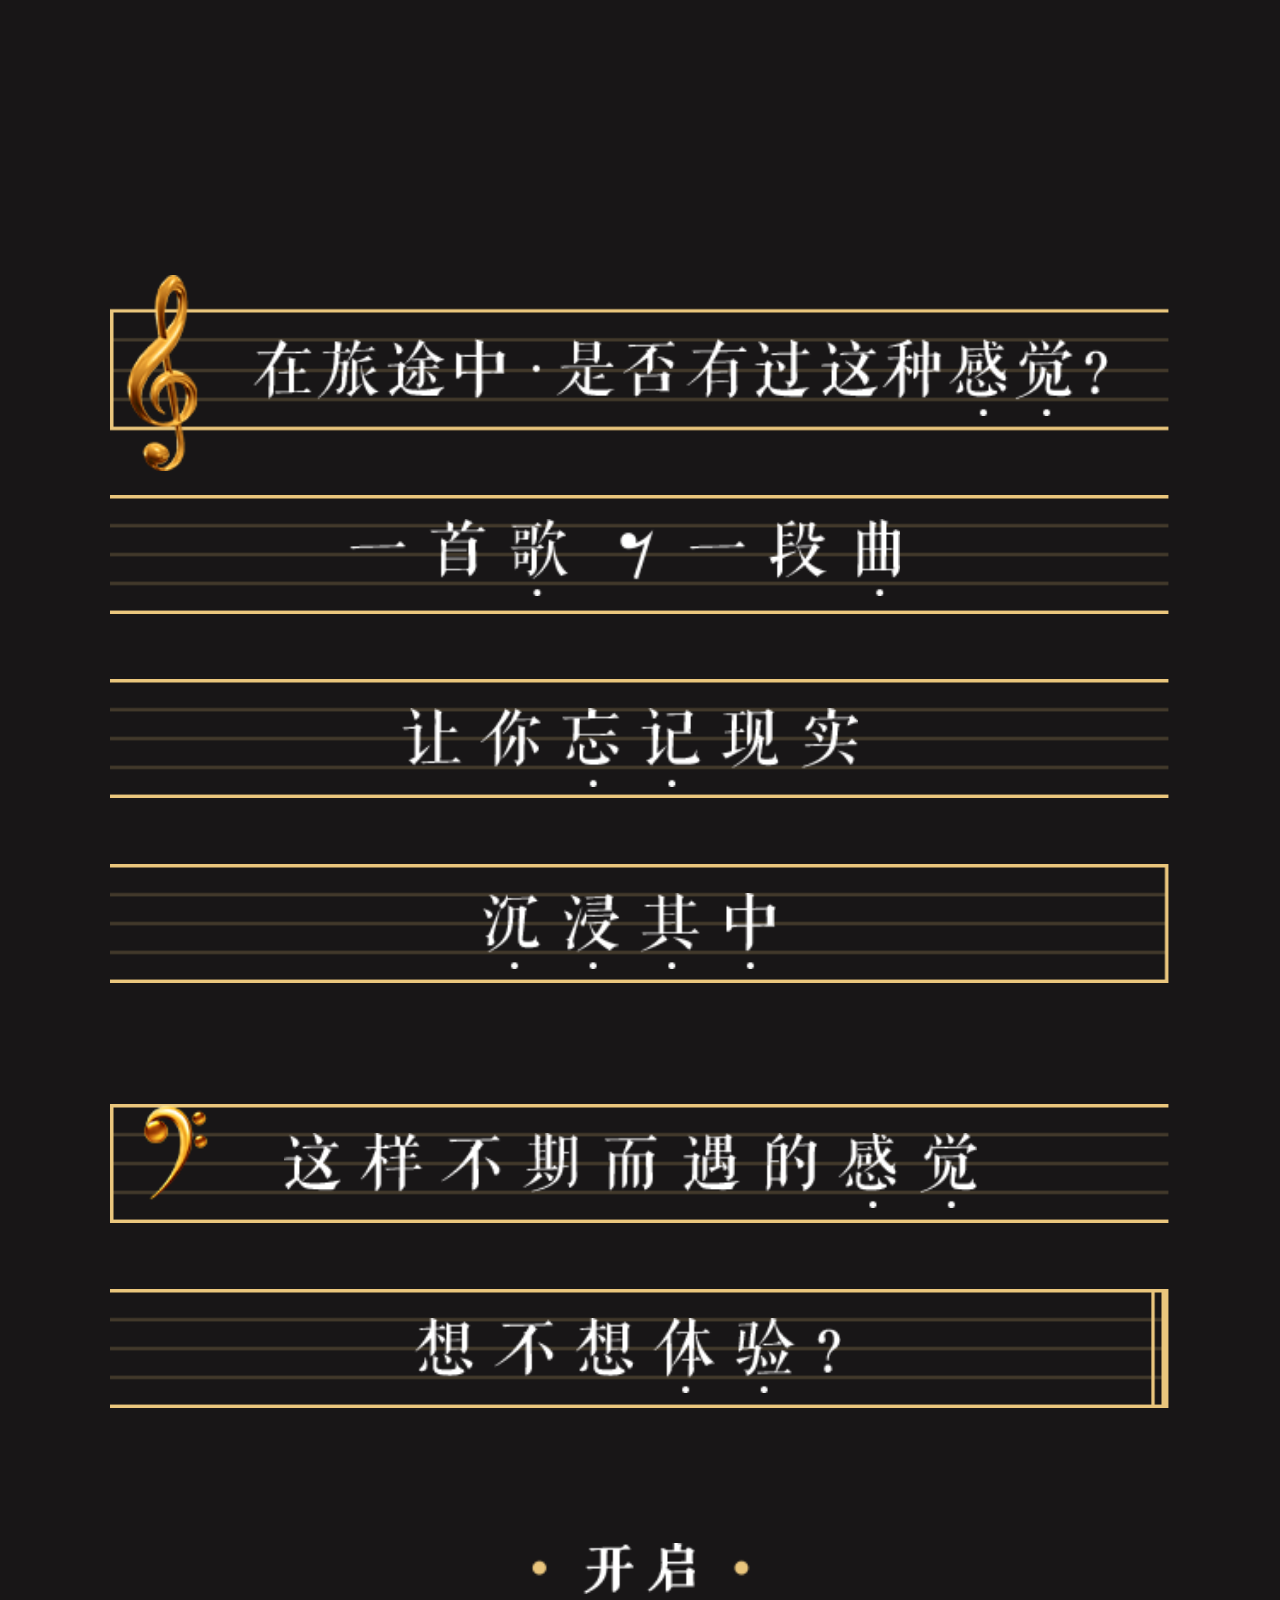
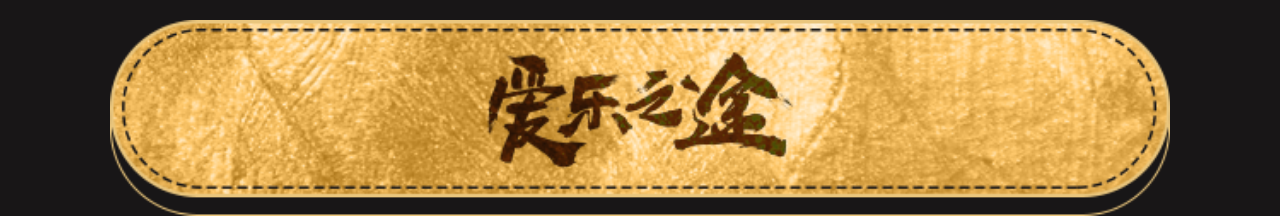
<file: index.html>
<!DOCTYPE html>
<html lang="en">
<head>
    <meta charset="UTF-8">
    <meta name="viewport" content="initial-scale=1, maximum-scale=1, user-scalable=no, width=device-width">
    <meta name="screen-orientation" content="portrait">
    <meta name="x5-orientation" content="portrait">
    <meta name="format-detection" content="telephone=no"/>
    <meta name="renderer" content="webkit">
    <meta http-equiv="X-UA-Compatible" content="IE=Edge,chrome=1">
    <meta name="apple-mobile-web-app-capable" content="yes"/>
    <meta name="screen-orientation" content="portrait">
    <meta name="x5-orientation" content="portrait">
    <meta name="full-screen" content="yes">
    <meta name="x5-fullscreen" content="true">
    <meta name="browsermode" content="application">
    <meta name="x5-page-mode" content="app">
    <meta name="msapplication-tap-highlight" content="no">
    <title>听见不同 想住就住</title>
    <link rel="stylesheet" href="css/clean.css">
    <link rel="stylesheet" href="css/music.css">
    <link rel="stylesheet" href="css/main.css?d3=2">
    <script type="text/javascript" src="bower_components/jquery2/jquery.min.js"></script>
    <script src="http://res.wx.qq.com/open/js/jweixin-1.0.0.js"></script>
    <script type="text/javascript" src="js/css3d.js"></script>
    <script type="text/javascript" src="js/parallax.js"></script>
    <script type="text/javascript" src="js/swip.js"></script>
    <script type="text/javascript" src="js/share.js"></script>
</head>
<body>
<div class="container" id="container">
    <audio loop="true" sytle="display:none" id="BGM">
        <source src="audio/bgm.mp3?kjk=0" type="audio/mpeg"></source>
    </audio>
    <div class="firstAd" style="">
        <!---->
        <div class="steps">
            <div class="step step_1">
                <img class="wordText" alt="" src="img/word_text_1_03.png">
            </div>
            <div class="step step_2">
                <img class="wordText" alt="" src="img/word_text_2_03.png">
            </div>
            <div class="step step_3">
                <img class="wordText" alt="" src="img/word_text_3_11.png">
            </div>
            <div class="step step_4">
                <img class="wordText" alt="" src="img/word_text_4_15.png">
            </div>
            <div class="step step_5">
                <img class="wordText" alt="" src="img/word_text_5_19.png">
            </div>
            <div class="step step_6">
                <img class="wordText" alt="" src="img/word_text_6_23.png">
            </div>
        </div>
        <div class="music_start">
            <img src="img/music_open_03.png" alt="">
        </div>
        <div class="music_btn">
            <img src="img/music_btn_03.png" alt="">
        </div>
    </div>

    <div class="mainIndex hide">
        <div class="mainBar relation" id="mainBar">

            <!--增加光线滑动效果-->
            <div class="moveLine" style="top: -3.7rem"></div>
            <div class="moveLine delay_1" style="top: 6.22rem;"></div>
            <div class="moveLine delay_2" style="top: 1.52rem;"></div>
            <div class="moveLine" style="top: 9.8rem"></div>
            <div class="moveLine" style="top: 3.3rem;-webkit-animation: fly 3.2s 1.4s infinite ease normal none;"></div>
            <div class="moveLine" style="top: -4.8rem;-webkit-animation: fly 3.7s 0s infinite ease normal none;"></div>
            <div class="moveLine" style="top: 5.4rem;-webkit-animation: fly 3s 2s infinite ease normal none;"></div>



            <div class="barItem barItem-1"><img src="img/bar_item1_07.png" alt=""></div>
            <div class="barItem barItem-2"><img src="img/bar_item2_11.png" alt=""></div>
            <div class="barItem barItem-3"><img src="img/bar_item3_15.png" alt=""></div>
            <div class="barItem barItem-4"><img src="img/bar_item4_19.png" alt=""></div>
            <!--拖动图标-->
            <div class="touchIcon" id="touchIcon"></div>
            <div class="touchLine"></div>
            <div class="handpull bounceDom"><img src="img/handpull.png" alt=""></div>
        </div>
        <div class="logo mainIndexSource"><img src="img/index_logo_03.png"></div>
        <div class="img mainIndexSource"><img src="img/index_img_03.png"></div>
        <div class="introd mainIndexSource"><img src="img/index_introd_03.png"></div>
        <div class="addMsg mainIndexSource"><img src="img/addMsg_03.png"></div>
    </div>

    <div id="arScene" class="arScene hide" >
        <div class="clickMsg">
            <img src="img/chickmsg_04.png" alt="">
        </div>
    </div>
    <div class="pScene" id="pScene" class="" data-limit-y="0" data-scalar-x="60" style="position: absolute;width: 100%;height: 100%;">
        <div  class="ar_item_1" id="ar_item_1" style="margin-left: 0.4rem;margin-top: -0.3rem;-webkit-transform:scale(0.8)">
            <div class="lightpoint"></div>
        </div>
        <div  class="ar_item_2" id="ar_item_2">
            <div class="lightpoint" style="margin-left: -0.4rem;margin-top: -0.7rem;-webkit-animation: light 1.2s 0.6s infinite ease normal none; -webkit-transform:scale(1.2)"></div>
        </div>
        <div  class="ar_item_3" id="ar_item_3">
            <div class="lightpoint" style="margin-left: -0.6rem;margin-top: 0.3rem;-webkit-animation: light 1.5s 0s infinite ease normal none; -webkit-transform:scale(0.9)"></div>
        </div>
    </div>
    <div class="layer layer_1" data-scalar-x='20.0' data-scalar-y='20.0' data-calibrate-y='false'>
        <img data-depth="0.00" src="img/layer/txt_1.png">
        <img data-depth="0.20" src="img/layer/obj_1.png">
        <img class="logo" src="img/layer/logo1.png">
        <!-- <img class="light" src="img/layer/light.png"> -->
        <img class="door" src="img/layer/door1.png">
        <div class="btn"></div>
        <div class="txt">返回上一页</div>
        <!-- <div class="lights">
          <img src="img/layer/light1.png" alt="" style="left: 1.1rem;">
          <img src="img/layer/light1.png" alt="" style="left: 3.2rem;">
          <img src="img/layer/light1.png" alt="" style="left: 5.4rem;">
        </div> -->
    </div>
    <div class="layer layer_2" data-scalar-x='20.0' data-scalar-y='20.0' data-calibrate-y='false'>
        <img data-depth="0.00" src="img/layer/txt_2.png">
        <img data-depth="0.20" src="img/layer/obj_2.png">
        <img class="logo" src="img/layer/logo2.png">
        <!-- <img class="light" src="img/layer/light.png"> -->
        <img class="door" src="img/layer/door2.png">
        <div class="btn"></div>
        <div class="txt">返回上一页</div>
        <!-- <div class="lights">
          <img src="img/layer/light2.png" alt="">
          <img src="img/layer/light2.png" alt="">
          <img src="img/layer/light2.png" alt="">
          <img src="img/layer/light2.png" alt="">
        </div> -->
    </div>
    <div class="layer layer_3" data-scalar-x='20.0' data-scalar-y='20.0' data-calibrate-y='false'>
        <img data-depth="0.00" src="img/layer/txt_3.png">
        <img data-depth="0.20" src="img/layer/obj_3.png">
        <img class="logo" src="img/layer/logo3.png">
        <!-- <img class="light" src="img/layer/light.png"> -->
        <img class="door" src="img/layer/door3.png">
        <div class="btn"></div>
        <div class="txt">返回上一页</div>
        <!-- <div class="lights">
          <img src="img/layer/light3.png" alt="">
          <img src="img/layer/light3.png" alt="">
          <img src="img/layer/light3.png" alt="">
          <img src="img/layer/light3.png" alt="">
          <img src="img/layer/light3.png" alt="">
        </div> -->
    </div>
    <div class="music_play"><img src="img/music_play_03.png"></div>
    <div class="huazhu_logo">
        <img src="img/index_logo_03.png">
    </div>
</div>
<script type="text/javascript" src="js/main.js"></script>
<script type="text/javascript" src="js/parallax.js"></script>
<script>
  document.body.addEventListener('touchmove',function(e){
    e.preventDefault();
  })
  var scene_1 = $('.layer_1').get(0)
  var parallax = new Parallax(scene_1, {
    pointerEvents: true,
  });
  var scene_2 = $('.layer_2').get(0)
  var parallax = new Parallax(scene_2, {
    pointerEvents: true,
  });
  var scene_3 = $('.layer_3').get(0)
  var parallax = new Parallax(scene_3, {
    pointerEvents: true,
  });
  $('.layer .txt').click(function(){
    $(this).parent().fadeOut();
  })
  $('.layer .btn').click(function(){
    //window.location.href="http://m.huazhu.com/Hotel/Detail?hotelId=1000202";
  })
  $('#ar_item_1').click(function(){
    $('.layer_3').fadeIn();
  })
  $('#ar_item_2').click(function(){
    $('.layer_1').fadeIn();
  })
  $('#ar_item_3').click(function(){
    $('.layer_2').fadeIn();
  })
  function size() {
    var _screenWidth = document.documentElement.clientWidth < 300 ? 300 : document.documentElement.clientWidth,
      _UIWidth = 750,
      _fontSize = _screenWidth / _UIWidth * 100;
    window.fontSize = parseFloat(_fontSize);
    document.documentElement.style.fontSize = _fontSize + 'px';
  }
  size();
  window.onresize = function () {
    size();
  }
  $(function () {
    var windowHeight = $(window).height();
    var bgm = document.getElementById("BGM");
    $("#container").css("height", windowHeight);
    function preventString(e) {
      return e.preventDefault()&&e.stopPropagation();
    }
    var touchObj = new Object();
    var touchIcon = document.getElementById("touchIcon");
    //获取最大可滑动距离
    var maxCoundTouch = 7*window.fontSize +  $(touchIcon)[0].clientHeight*1;
    //开始拖动
    touchIcon.addEventListener("touchstart",function (event) {
      $(touchIcon).removeClass("animate")
      console.log("开始拖动",event);
      maxCoundTouch = 7*window.fontSize +  $(touchIcon)[0].clientHeight*1;
      touchObj.bgTransHeight = parseFloat(window.fontSize*(45.38-12.03))-windowHeight;
      touchObj.startY  = parseInt(event.targetTouches[0].pageY);
      $(".mainBar").removeClass("relation");
      $(".handpull").fadeOut(500);
      preventString(event);
    })
    //持续拖动
    touchIcon.addEventListener("touchmove",function (event) {
      touchObj.touchY  = parseInt(event.targetTouches[0].pageY) - touchObj.startY;
//      console.log("拖动距离",touchObj.touchY);
      if(touchObj.touchY>=0&&touchObj.touchY<=maxCoundTouch){
//        $(touchIcon).css("top",touchObj.touchY + 'px');
        $(touchIcon).css("transform","translateY("+touchObj.touchY+"px)")
        // console.log((-1*((touchObj.bgTransHeight/maxCoundTouch)*touchObj.touchY+12.03*window.fontSize)))
        $(".mainBar").css("background-position-y",(-1*((touchObj.bgTransHeight/maxCoundTouch)*touchObj.touchY+12.03*window.fontSize))+'px')
        // 1 2 3 4 出现顺序
        if(1*touchObj.touchY>=maxCoundTouch*0.2){
          if($(".barItem-2").hasClass("appear")){
            $(".barItem-2").removeClass("appear").addClass("disappear");
          }
          if($(".barItem-3").hasClass("appear")){
            $(".barItem-3").removeClass("appear").addClass("disappear");
          }
          if($(".barItem-4").hasClass("appear")){
            $(".barItem-4").removeClass("appear").addClass("disappear");
          }
          $(".barItem-1").removeClass("disappear").addClass("appear");     //出现
        }
        if((1*touchObj.touchY)>=(maxCoundTouch*0.4)){
//          $(".barItem").removeClass("active");    //消失
          if($(".barItem-1").hasClass("appear")){
            $(".barItem-1").removeClass("appear").addClass("disappear");
          }
          if($(".barItem-2").hasClass("appear")){
            $(".barItem-2").removeClass("appear").addClass("disappear");
          }
          if($(".barItem-3").hasClass("appear")){
            $(".barItem-3").removeClass("appear").addClass("disappear");
          }
          $(".barItem-2").removeClass("disappear").addClass("appear");     //出现
        }
        if(1*touchObj.touchY>=maxCoundTouch*0.6){
//          $(".barItem").removeClass("active");    //消失
          if($(".barItem-1").hasClass("appear")){
            $(".barItem-1").removeClass("appear").addClass("disappear");
          }
          if($(".barItem-2").hasClass("appear")){
            $(".barItem-2").removeClass("appear").addClass("disappear");
          }
          if($(".barItem-4").hasClass("appear")){
            $(".barItem-4").removeClass("appear").addClass("disappear");
          }
          $(".barItem-3").removeClass("disappear").addClass("appear");     //出现
        }
        if(1*touchObj.touchY>=maxCoundTouch*0.8){
//          $(".barItem").removeClass("active");    //消失
          if($(".barItem-1").hasClass("appear")){
            $(".barItem-1").removeClass("appear").addClass("disappear");
          }
          if($(".barItem-2").hasClass("appear")){
            $(".barItem-2").removeClass("appear").addClass("disappear");
          }
          if($(".barItem-3").hasClass("appear")){
            $(".barItem-3").removeClass("appear").addClass("disappear");
          }
          $(".barItem-4").removeClass("disappear").addClass("appear");     //出现
        }
        if((maxCoundTouch - touchObj.touchY)<=10){
          $(".touchIcon").addClass("high");
        }else{
          $(".touchIcon").removeClass("high");
        }

      }else{
        return false;
      }
      preventString(event);
    })
    //持续拖动
    // var scene = $('#pScene').get(0)
    // var parallax = new Parallax(scene,{
    //   pointerEvents: true,
    // });
    touchIcon.addEventListener("touchend",function (event) {
      console.log("拖动距离", touchObj.touchY,'最大可拖动距离',maxCoundTouch);
      //设置最大偏移误差为10px
      if(touchObj.touchY + 10 >=maxCoundTouch){
        console.log("拖动完成");
//        $()
        $("#mainBar").fadeOut(800);
        $("#arScene").fadeIn(800);
        $("#pScene").show();
      }else{
        console.log("重新拖动")
        $(touchIcon).addClass("animate").css("transform","translateY("+0+"px)");
        $("#mainBar").css("background-position",'0 -12.04rem');
        $(".handpull").fadeIn(500);
        $(".barItem").removeClass("active");
        $(".barItem").each(function () {
          if($(this).hasClass("appear")){
            $(this).removeClass("appear").addClass("disappear");
          }
        })
        setTimeout(function () {
          $("#touchIcon").removeClass("animate");
//          $("#touchIcon").removeClass("reset");
        },1200)
      }
      preventString(event);
    })
    $(".music_play").on("click",function () {
      if(window.musicStart){
        bgm.pause();
        $(".music_play").removeClass("xz");
        window.musicStart = false;
      }else{
        bgm.play();
        $(".music_play").addClass("xz");
        window.musicStart = true;
      }
    })
    $(".music_btn").on("click",function () {
      console.log("click");
      $(".music_play").addClass("xz");
      bgm.play();
      window.musicStart = true;
      $('.firstAd').fadeOut(800);
      $('.mainIndex').fadeIn(800);
      $(".music_play").fadeIn(800);
      setTimeout(function () {
        $(".mainIndex").addClass("animate");
        return drawNext();
      },800)
    })
    function drawNext() {
      setTimeout(function () {
        $(".mainIndexSource").css("transition","opacity 1s ease 0s").css("opacity",'0');
        $(".moveLine").fadeOut(200);
        setTimeout(function(){
          $("#mainBar").css("background-position",'0 -12.04rem');
        },800);
        setTimeout(function () {
          $("#mainBar .touchIcon").fadeIn(500);
          $("#mainBar .touchLine").fadeIn(500);
          $(".handpull").fadeIn(500);
          $(".huazhu_logo").fadeIn(500);
        },1300)
      },6800)
    }
    setTimeout(function () {
      $("#container").addClass("animate");
    },500)
    //创建场景
    var s = new C3D.Stage();
    s.size(window.innerWidth, window.innerHeight).material({
      color: "rgba(0,0,0,0)"
    }).update();
    document.getElementById("arScene").appendChild(s.el);
    //创建立方图
    var panoRect = {w: 1200, h: 800};
    var bgData = [
      {url: 'img/line_01.png',b_url:'img/b_01.png?id=2',z_url:'img/z_01.png'},
      {url: 'img/line_02.png',b_url:'img/b_02.png?id=2',z_url:'img/z_02.png'},
      {url: 'img/line_03.png',b_url:'img/b_03.png?id=2',z_url:'img/z_03.png'},
      {url: 'img/line_04.png',b_url:'img/b_04.png?id=2',z_url:'img/z_04.png'},
      {url: 'img/line_05.png',b_url:'img/b_05.png?id=2',z_url:'img/z_05.png'},
      {url: 'img/line_06.png',b_url:'img/b_06.png?id=2',z_url:'img/z_06.png'},
      {url: 'img/line_07.png',b_url:'img/b_07.png?id=2',z_url:'img/z_07.png'},
      {url: 'img/line_08.png',b_url:'img/b_08.png?id=2',z_url:'img/z_08.png'},
      {url: 'img/line_09.png',b_url:'img/b_09.png?id=2',z_url:'img/z_09.png'},
      {url: 'img/line_10.png',b_url:'img/b_10.png?id=2',z_url:'img/z_10.png'},
      {url: 'img/line_11.png',b_url:'img/b_11.png?id=2',z_url:'img/z_11.png'},
      {url: 'img/line_12.png',b_url:'img/b_12.png?id=2',z_url:'img/z_12.png'},
      {url: 'img/line_13.png',b_url:'img/b_13.png?id=2',z_url:'img/z_13.png'},
      {url: 'img/line_14.png',b_url:'img/b_14.png?id=2',z_url:'img/z_14.png'},
      {url: 'img/line_15.png',b_url:'img/b_15.png?id=2',z_url:'img/z_15.png'},
    ];
    function createPano(imgs, rect) {
      var _len = imgs.length;
      var _step = rect.w / _len;
      var _radius = Math.floor(_step / 2 / Math.tan(Math.PI / _len)) - 1;
      var _sp = new C3D.Sprite();
      for (var i = 0; i < _len; i++) {
        var _p = new C3D.Plane();
        var _r = 360 / _len * i;
        var _a = Math.PI * 2 / _len * i;
        _p.size(_step, rect.h).position(Math.sin(_a) * _radius, 0, -Math.cos(_a) * _radius).rotation(0, -_r, 0).material({
          image: imgs[i].url,
          repeat: 'no-repeat',
          bothsides: false,
        }).update();
        _sp.addChild(_p);
      }
      return _sp;
    }
    function createPanoB(imgs, rect) {
      var _len = imgs.length;
      var _step = rect.w / _len;
      var _radius = Math.floor(_step / 2 / Math.tan(Math.PI / _len)) - 1;
      var _sp = new C3D.Sprite();
      for (var i = 0; i < _len; i++) {
        var _p = new C3D.Plane();
        var _r = 360 / _len * i;
        var _a = Math.PI * 2 / _len * i;
        _p.size(_step, rect.h).position(Math.sin(_a) * _radius, 0, -Math.cos(_a) * _radius).rotation(0, -_r, 0).material({
          image: imgs[i].b_url,
          repeat: 'no-repeat',
          bothsides: false,
        }).update();
        _sp.addChild(_p);
      }
      return _sp;
    }
    function createPanoZ(imgs, rect) {
      var _len = imgs.length;
      var _step = rect.w / _len;
      var _radius = Math.floor(_step / 2 / Math.tan(Math.PI / _len)) - 1;
      var _sp = new C3D.Sprite();
      for (var i = 0; i < _len; i++) {
        var _p = new C3D.Plane();
        var _r = 360 / _len * i;
        var _a = Math.PI * 2 / _len * i;
        _p.size(_step, rect.h).position(Math.sin(_a) * _radius, 0, -Math.cos(_a) * _radius).rotation(0, -_r, 0).material({
          image: imgs[i].z_url,
          repeat: 'no-repeat',
          bothsides: false,
        }).update();
        _sp.addChild(_p);
      }
      return _sp;
    }
    var pano = createPano(bgData, panoRect);
    var panoB = createPanoB(bgData, panoRect);
    var panoZ = createPanoZ(bgData, panoRect);
    pano.position(0, -200, -400).updateT();
    panoB.position(0, -200, -350).updateT();
    panoZ.position(0, -200, -380).updateT();
    s.addChild(pano);
    s.addChild(panoB);
    s.addChild(panoZ);
    //刷新场景
    requestAnimationFrame = window.requestAnimationFrame || window.mozRequestAnimationFrame || window.webkitRequestAnimationFrame || window.msRequestAnimationFrame || window.oRequestAnimationFrame ||
      function (callback) {
        setTimeout(callback, 1000 / 60);
      };
    function go() {
      pano.rotate(0, 0.1, 0).updateT();
      panoB.rotate(0, 0.2, 0).updateT();
      panoZ.rotate(0, 0.36, 0).updateT();
//      requestAnimationFrame(go);
//      scene.rotate(0, 1, 0).updateT();
//      scene.p3.rotate(-1, 0, 0).updateT();
      requestAnimationFrame(go);

    }
    requestAnimationFrame(go);
  })
</script>
</body>
</html>
</file>
<file: css/clean.css>
@charset "UTF-8";
*[contenteditable] {
    -webkit-user-select: auto;
    -moz-user-select: auto;
    -ms-user-select: auto;
    user-select: auto;
}

*,
.ban div p span,
.commentHeader span,
.commentSend,
.create span,
.editContent,
.sende-header span,
.start,
.theme li,
.voteheader span,
.words,
a,
button,
input {
    -webkit-tap-highlight-color: transparent
}

html,
body,
div,
span,
object,
iframe,
h1,
h2,
h3,
h4,
h5,
h6,
p,
blockquote,
pre,
a,
abbr,
acronym,
address,
big,
cite,
code,
del,
dfn,
em,
img,
ins,
kbd,
q,
s,
samp,
small,
strike,
strong,
sub,
sup,
tt,
var,
b,
u,
i,
center,
dl,
dt,
dd,
ol,
ul,
li,
fieldset,
form,
input,
textarea,
select,
button,
label,
legend,
table,
caption,
tbody,
tfoot,
thead,
tr,
th,
td,
article,
aside,
canvas,
details,
embed,
figure,
figcaption,
footer,
header,
hgroup,
menu,
nav,
output,
ruby,
section,
summary,
time,
mark,
audio,
video {
    margin: 0;
    padding: 0;
    font-style: inherit;
    font-size: 100%;
    -webkit-box-sizing: border-box;
    -moz-box-sizing: border-box;
    box-sizing: border-box;
    font-family: "Segoe UI", "Lucida Grande", Helvetica, Arial, "Microsoft YaHei", FreeSans, Arimo, "Droid Sans", "wenquanyi micro hei", "Hiragino Sans GB", "Hiragino Sans GB W3", Arial, sans-serif;
    vertical-align: top;
    border: none;
    outline: 0;

}

.clearfix:after {
    display: block;
    content: '';
    clear: both;
    height: 0;
    line-height: 0;
    visibility: visible;
    text-indent: -99.99rem;
}
body{
    /*margin-top:-0.5rem;*/
}
</file>
<file: css/music.css>
body{
    background-color: #181617;
}
#container{
    position: relative;
    width: 7.5rem;
}
.animate .music_start{
    opacity: 1;
}
.music_start{
    width:1.29rem;
    position: absolute;
    left: 3.11rem;
    top:9.04rem;
    transition:opacity 1s ease 7s;
    opacity: 0;
}
.music_start img{
    width: 100%;
}
.animate .music_btn{
    opacity: 1;
}
.music_btn{
     width:6.21rem;
     position: absolute;
     left: 0.645rem;
     top:9.49rem;
    transition:opacity 1s ease 7.8s;
    opacity: 0;
}
.music_btn img{
    width: 100%;
}

.music_play{
    position: absolute;
    right: 0.2rem;
    top: 0.2rem;
    width: 0.7rem;
    height: 0.7rem;
    overflow: hidden;

    display:none;
    z-index: 99;
}
.music_play.xz{
    -moz-backface-visibility: visible;
    -moz-transform-origin: center center;
    -moz-animation: musicanimate 2s 0s infinite linear normal backwards;
    -webkit-backface-visibility: visible;
    -webkit-transform-origin: center center;
    -webkit-animation: musicanimate 2s 0s infinite linear normal backwards;
}
.music_play img{
    width:100%;
}

@-webkit-keyframes musicanimate {
    0% {
        -webkit-transform: rotate(0deg) rotate(180 \] ] deg);
    }
    100% {
        -webkit-transform: rotate(360deg);
    }
}
@-moz-keyframes musicanimate {
    0% {
        -moz-transform: rotate(0deg) rotate(180 \] ] deg);
    }
    100% {
        -moz-transform: rotate(360deg);
    }
}
.music_play img{
    width:0.7rem;
}
.steps .step{
    position:absolute;
    width: 6.21rem;
    left: 0.645rem;
    transition:all 1.5s ease 1s;
    transition-property:opacity,margin;
}
.steps .step_1{
    background:url("../img/step_1_bg_03.png");
    height: 1.15rem;
    background-repeat: no-repeat;
    background-size: 100% 100%;
    top: 1.61rem;
    opacity: 0;
    margin-left:-1.29rem;
}
.steps .step_2{
    background:url("../img/step_2_bg_03.png");
    height: 0.7rem;
    background-repeat: no-repeat;
    background-size: 100% 100%;
    top: 2.9rem;
    opacity: 0;
    margin-left:1.29rem;
}
.steps .step_3{
    background:url("../img/step_2_bg_03.png");
    height: 0.7rem;
    background-repeat: no-repeat;
    background-size: 100% 100%;
    top: 3.98rem;
    opacity: 0;
    margin-left:-1.29rem;

}
.steps .step_4{
    background:url("../img/step_3_bg_03.png");
    height: 0.7rem;
    background-repeat: no-repeat;
    background-size: 100% 100%;
    top: 5.06rem;
    opacity: 0;
    margin-left:1.29rem;

}
.steps .step_5{
    background:url("../img/step_4_bg_03.png");
    height: 0.7rem;
    background-repeat: no-repeat;
    background-size: 100% 100%;
    top: 6.47rem;
    opacity: 0;
    margin-left:-1.29rem;
}
.steps .step_6{
    background:url("../img/step_5_bg_03.png");
    height: 0.7rem;
    background-repeat: no-repeat;
    background-size: 100% 100%;
    top: 7.55rem;
    opacity: 0;
    margin-left:-1.29rem;
}

.steps .step_1 img.wordText{
    width:5.01rem;
    left: 0.84rem;
    top: 0.37rem;
    transition:all 1.5s ease 2.5s;
    transition-property:opacity,margin;
}
.steps .step_2 img.wordText{
    width:3.23rem;
    left: 1.4rem;
    top: 0.14rem;
    transition:all 1.5s ease 3s;
    transition-property:opacity,margin;

}
.steps .step_3 img.wordText{
    width:2.67rem;
    left: 1.71rem;
    top: 0.17rem;
    transition:all 1.5s ease 3.5s;
    transition-property:opacity,margin;

}
.steps .step_4 img.wordText{
    width:1.72rem;
    left: 2.18rem;
    top: 0.17rem;
    transition:all 1.5s ease 4s;
    transition-property:opacity,margin;

}
.steps .step_5 img.wordText{
    width:4.06rem;
    left: 1.02rem;
    top: 0.17rem;
    transition:all 1.5s ease 4.5s;
    transition-property:opacity,margin;
}
.steps .step_6 img.wordText{
    width:2.50rem;
    left: 1.78rem;
    top: 0.17rem;
    transition:all 1.5s ease 5s;
    transition-property:opacity,margin;
}
.steps .step img.wordText{
    position: absolute;
    opacity: 0;
    margin-top: 0.48rem;
}
.animate .steps .step img.wordText{
    opacity: 1;
    margin-top: 0;
}
.animate .step_1{
    opacity: 1;
    margin-left: 0;
}
.animate .step_2{
    opacity: 1;
    margin-left: 0;

}
.animate .step_3{
    opacity: 1;
    margin-left: 0;

}
.animate .step_4{
    opacity: 1;
    margin-left: 0;

}
.animate .step_5{
    opacity: 1;
    margin-left: 0;

}
.animate .step_6{
    opacity: 1;
    margin-left: 0;
}
</file>
<file: css/main.css>
#container{
    width: 7.5rem;
    position: relative;
}

.hide {display:none;}

.arScene{
    width:100%;
    height:100%;
    position: absolute;
    background-image: url("../img/cd.gif");
    background-repeat:no-repeat;
    background-size: 100% 100%;
    z-index: 17;
}
.arScene .clickMsg{
    width: 4.75rem;
    height: 0.31rem;
    position: absolute;
    margin-left: -2.36rem;
    left:50%;
    bottom: 0.3rem;
}
.arScene .clickMsg img{
    width:100%;
}
.pScene{
    display:none;
    overflow:hidden;
}
.mainBar{
    width:100%;
    height: 100%;
    background-image: url("../img/main_index_bg_02.jpg");
    background-repeat:no-repeat;
    background-size: 7.5rem 45.38rem;
    background-position:0rem 0rem;
    position: absolute;
    overflow: hidden;

}
.mainBar.relation{
    transition:all 1s ease 0s;
    transition-property:background-position;
}
.mainBar .barItem{
    position: absolute;
}
.mainBar .barItem.active{
    opacity:1;
    margin-top:0;
}
.mainBar .barItem img{
    width: 100%;
}
.mainBar .barItem-1.up{
    margin-top:-30px;
}
.mainBar .barItem-1.up{
    margin-top:-30px;
}
.mainBar .barItem-1.up{
    margin-top:-30px;
}
.mainBar .barItem-1.up{
    margin-top:-30px;
}
.mainBar .barItem-1{
    width: 2.85rem;
    left: 0;
    top: 5%;
    margin-left: 0.45rem;
    opacity:0;
    /*margin-top:30px;*/
 }
.mainBar .barItem-2{
    width: 2.96rem;
    right: 0;
    top: 15%;
    margin-right: 0.32rem;
    opacity:0;
    /*margin-top:30px;*/
}
.mainBar .barItem-3{
    width: 2.95rem;
    left: 0;
    top: 30%;
    margin-left: 0.38rem;
    opacity:0;
    /*margin-top:30px;*/
}
.mainBar .barItem-4{
    width: 2.92rem;
    right: 0;
    top:45%;
    margin-right: 0.42rem;
    opacity:0;
    /*margin-top:30px;*/
}
.mainBar .touchIcon{
    width: 0.64rem;
    height: 1.83rem;
    background:url("../img/icon.png");
    background-size: 100% 100%;
    background-repeat:no-repeat;
    left: 50%;
    margin-left: -0.32rem;
    top: 0;
    position: absolute;
    z-index: 11;
    display: none;
}
.mainBar .touchIcon.animate {
    transition:transform 1s ease 0s;
}
.mainBar .touchIcon.reset{
    top:0;
}
.mainBar .touchIcon{
    width: 0.64rem;
    height: 1.83rem;
    background:url("../img/bar_icon_03.png");
    background-size: 100% 100%;
    background-repeat:no-repeat;
    left: 50%;
    margin-left: -0.32rem;
    top: 50%;
    margin-top: -5.33rem;
    position: absolute;
    z-index: 11;
}
.mainBar .touchLine{
    width: 0.16rem;
    height:7rem;
    background: url("../img/arraw.png");
    background-repeat: no-repeat;
    background-size: 100% 100%;
    left: 50%;
    top:50%;
    margin-top: -3.5rem;
    margin-left:-0.08rem;
    position: absolute;
    z-index:10;
    display: none;
} .ar_item_1{
    width: 3.06rem;
    height: 3.16rem;
    background: url("../img/ar_icon_1_03.png");
    background-size: 100% 100%;
    background-repeat: no-repeat;
}
 .ar_item_2{
    width: 4.12rem;
    height: 3.58rem;
    background: url("../img/ar_icon2_03.png");
    background-size: 100% 100%;
    background-repeat: no-repeat;
}
 .ar_item_3{
    width: 3.37rem;
    height: 3.91rem;
    background: url("../img/ar_icon_3_03.png");
    background-size: 100% 100%;
    background-repeat: no-repeat;
}
.ar_item_1{
    width: 3.55rem;
    height: 3.93rem;
    background: url(../img/ar_icon_1_03.png?isd=1);
    background-size: 100% 100%;
    background-repeat: no-repeat;
    position: absolute;
    z-index: 20;
    top: 1.1rem!important;
    left: 3.6rem!important;
    -webkit-animation:move_1 2s linear infinite;
}
.ar_item_2{
    width: 4.12rem;
    height: 3.58rem;
    background: url(../img/ar_icon2_03.png?osd=2);
    background-size: 100% 100%;
    background-repeat: no-repeat;
    position: absolute;
    z-index: 20;
    top: 3.8rem!important;
    left: 0.43rem!important;
    -webkit-animation:move_2 2s linear infinite;
}
.ar_item_3{
    width: 3.37rem;
    height: 3.91rem;
    background: url(../img/ar_icon_3_03.png?osd=2);
    background-size: 100% 100%;
    background-repeat: no-repeat;
    position: absolute;
    z-index: 20;
    top: 6.6rem!important;
    left: 3.5rem!important;
    -webkit-animation:move_3 2s linear infinite;
}

.mainIndex{
    position: absolute;
    width:100%;
    height:100%;
    background-repeat: no-repeat;
    -webkit-background-size:100% 100%;
    background-size:100% 100%;
    overflow: auto;
}
.mainIndex img{
    width:100%;
}
.mainIndex.animate .logo{
    opacity: 1;
    margin-top:0;
}
.mainIndex.animate .img {
    opacity: 1;
    margin-top:0;
}
.mainIndex.animate .introd {
    opacity: 1;
    margin-top:0;
}
.mainIndex.animate .addMsg {
    opacity: 1;
    margin-top:0;
}
.mainIndex .logo{
    width: 2.76rem;
    position: absolute;
    left:2.45rem;
    top: 1.4rem;
    opacity: 0;
    transition:opacity 1.5s ease 0s;
    transition-property:opacity,margin;
    margin-top:-50px;
    z-index: 3;
}
.mainIndex .img {
    width: 6.84rem;
    position: absolute;
    left: 0.59rem;
    top: 1.56rem;
    opacity: 0;
    transition:opacity 1.5s ease 1s;
    transition-property:opacity,margin;
    z-index: 3;

}
.mainIndex .introd {
    width: 5.99rem;
    position: absolute;
    left:0.78rem;
    top: 4.35rem;
    opacity: 0;
    transition:opacity 1.5s ease 2s;
    transition-property:opacity,margin;
    margin-top:30px;
    z-index: 3;

}
.mainIndex .addMsg{
    width: 2.91rem;
    height: 0.61rem;
    position: absolute;
    left:50%;
    margin-left: -1.45rem;
    top: 8.15rem;
    transition:opacity 1.5s ease 4s;
    margin-top:50px;
    transition-property:opacity,margin;
    opacity: 0;
    z-index: 3;
}
.mainIndex .addMsg img{
    width:100%;
}
.mainIndex .handpull{
    width:0.6rem;
    height: 0.4rem;
    position: absolute;
    /*bottom:0.8rem;*/
    top: 50%;
    margin-top: -2.8rem;
    left:50%;
    margin-left: -0.3rem;
    opacity:0.32;
    transform: scale(0.76);
    -webkit-transform: scale(0.76);
    text-align: center;
    display: none;
}
.mainIndex .handpull img{
    transform: rotate(-180deg);
    -webkit-transform: rotate(-180deg);
    width: 72%;
}

.bounceDom {
    -webkit-animation:bounce 1s .2s ease both infinite;
    -moz-animation:bounce 1s .2s ease both infinite;
}
.appear{
    -webkit-animation:appear 1s .2s ease both 1;
    -moz-animation:appear 1s .2s ease both 1;
}
.disappear{
    -webkit-animation:disappear 1s .2s ease both 1;
    -moz-animation:disappear 1s .2s ease both 1;
}
@-webkit-keyframes bounce{
    0%{-webkit-transform:translateY(-30px)}
    100%{-webkit-transform:translateY(0px)}
    /*60%{-webkit-transform:translateY(-15px)}*/
}
@-moz-keyframes bounce{
    0%{-webkit-transform:translateY(-30px)}
    100%{-webkit-transform:translateY(0px)}
}
@-webkit-keyframes appear{
    0%{
        -webkit-transform:translateY(30px);
        opacity: 0;
    }
    100%{
        -webkit-transform:translateY(0);
        opacity: 1;
    }
}
@-moz-keyframes appear{
    0%{
        -webkit-transform:translateY(30px);
        opacity: 0;
    }
    100%{
        -webkit-transform:translateY(0);
        opacity: 1;
    }
}
@-webkit-keyframes disappear{
    0%{
        -webkit-transform:translateY(0);
        opacity: 1;
    }
    100%{
        -webkit-transform:translateY(-30px);
        opacity: 0;
    }
}
@-moz-keyframes disappear{
    0%{
        -webkit-transform:translateY(0px);
        opacity: 1;
    }
    100%{
        -webkit-transform:translateY(-30px);
        opacity: 0;
    }
}
.par{
    width: 100%;
    height: 100%;
    z-index: 18;
}
.layer{
    width:100%;
    height:100%;
    position: absolute;
    left:0;
    top: 0;
    display: none;
    background-repeat:no-repeat;
    background-size: 100% auto;
    background-position:0 -0.9rem;
    overflow:hidden;
    z-index:22;
}
.layer *{
    position:absolute;
}
.layer>img:nth-of-type(1){
    margin:2.89rem auto 0;
    display:block;
}
.layer>img:nth-of-type(2){
    left: auto !important;
}
.layer .logo{
    left: 0.3rem !important;
    top: 0.5rem !important;
}
.layer .door{
    width: 94%;
    bottom: 2.3rem;
    top: auto !important;
    left: 3% !important;
}
.layer .light{
    width: 86%;
    /*-webkit-animation:fade 2s ease infinite;*/
    z-index:-1;
}
.layer .lights{
    top: auto !important;
    bottom: 4.7rem;
}
.layer .lights img{
    width:0.2rem;
}
.layer .txt{
    width: 100%;
    text-align: center;
    text-decoration: underline;
    color: #fff;
    font-size: 0.3rem;
    bottom: .2rem;
    top: auto !important;
}
.layer .btn{
    width: 100%;
    height: 1rem;
    bottom: 1.2rem;
    top:auto !important;
}
.layer_1{
    background-image:url("../img/layer/bg_not_open.jpg");
}
.layer_1>img:nth-of-type(1){
    width:3.6rem;
}
.layer_1>img:nth-of-type(2){
    width: 7.24rem;
    right: 0px !important;
    top: 1.17rem !important;
}
.layer_1 .lights>img:nth-of-type(1){
    -webkit-animation:fade 1s ease infinite;
}
.layer_1 .lights>img:nth-of-type(2){
    -webkit-animation:fade 1s ease 0.5s infinite;
}
.layer_1 .lights>img:nth-of-type(3){
    -webkit-animation:fade 1s ease  1s infinite;
}
.layer_2 .lights>img:nth-of-type(1){
    -webkit-animation:fade 1s ease infinite;
    left: 0.85rem;
}
.layer_2 .lights>img:nth-of-type(2){
    -webkit-animation:fade 1s ease 0.5s infinite;
    left: 2.45rem;
    margin-top: 0.1rem;
}
.layer_2 .lights>img:nth-of-type(3){
    -webkit-animation:fade 1s ease  1s infinite;
    left: 4.1rem;
}
.layer_2 .lights>img:nth-of-type(4){
    -webkit-animation:fade 1s ease  1.5s infinite;
    left: 5.7rem;
    top: 0.1rem;
}
.layer_1 .logo{
    width:2.76rem;
}
.layer_2 .logo{
    width:2.2rem;
}
.layer_3 .logo{
    width:2.6rem;
}
.layer_2{
    background-image:url("../img/layer/bg_not_open.jpg");
}
.layer_2>img:nth-of-type(1){
    width:4.76rem;
}
.layer_2>img:nth-of-type(2){
    width:7.21rem;
    right: 0 !important;
    top: 1.14rem !important;
}
.layer_3{
    background-image:url("../img/layer/bg_not_open.jpg");
}
.layer_3>img:nth-of-type(1){
    width:4.09rem;
}
.layer_3>img:nth-of-type(2){
    width:6.09rem;
    top: 1.57rem !important;
    right: -0.34rem !important;
}
@-webkit-keyframes fade{
    from{opacity:0;}
    to{opacity:1;}
}
@-webkit-keyframes move_1{
    0%{transform:translateY(0rem)}
    33%{transform:translateY(0.1rem)}
    66%{transform:translateY(-0.1rem)}
    100%{transform:translateY(0rem)}
}
@-webkit-keyframes move_2{
    0%{transform:scale(1)}
    33%{transform:scale(0.97)}
    66%{transform:scale(1.03)}
    100%{transform:scale(1)}
}
@-webkit-keyframes move_3{
    0%{transform:translateY(0rem)}
    20%{transform:translateY(-0.1rem)}
    80%{transform:translateY(0.1rem)}
    100%{transform:translateY(0rem)}
}
.huazhu_logo{
    position: absolute;
    top: 0.3rem;
    left: 0.3rem;
    width: 2.6rem;
    z-index: 19;
    display: none;
}
.huazhu_logo img{
    width:100%;
}
.moveLine{
    width:2.48rem;
    height: 3.65rem;
    background: url(../img/moveline_03.png) no-repeat;
    background-size: 100% 100%;
    position: absolute;
    z-index: 1;
    opacity: 1;
    transform: scale(1.2);
    right:0;
    -webkit-animation: fly 3.7s 0s infinite ease normal none;
}
.moveLine.delay_1{
    -webkit-animation: fly 3.1s 1s infinite ease normal none;
}
.moveLine.delay_2{
    -webkit-animation: fly 3.5s 0.8s infinite ease normal none;
}

@-webkit-keyframes fly{
    0%{
        -webkit-transform:translateX(px) translateY(px);
    } 100%{
          -webkit-transform:translateX(-496px) translateY(730px);
      }
}
@-moz-keyframes fly{
    0%{
        -moz-transform:translateX(px) translateY(px);
    } 100%{
          -moz-transform:translateX(-500px) translateY(260px);
      }
}
.lightpoint{
    width: 4.79rem;
    height: 4.30rem;
    background:url("../img/lightpoint.png");
    /*-webkit-background-size:;*/
    background-size:100% 100%;
    background-repeat:no-repeat;
    -webkit-animation: light 1s 0s infinite ease normal none;
}

@-webkit-keyframes light{
    0%{opacity: 0;  }
    50%{opacity: 1; }
    100%{opacity: 0;}
}
@-moz-keyframes light{
    0%{opacity: 0;  }
    50%{opacity: 1; }
    100%{opacity: 0;}
}
</file>
